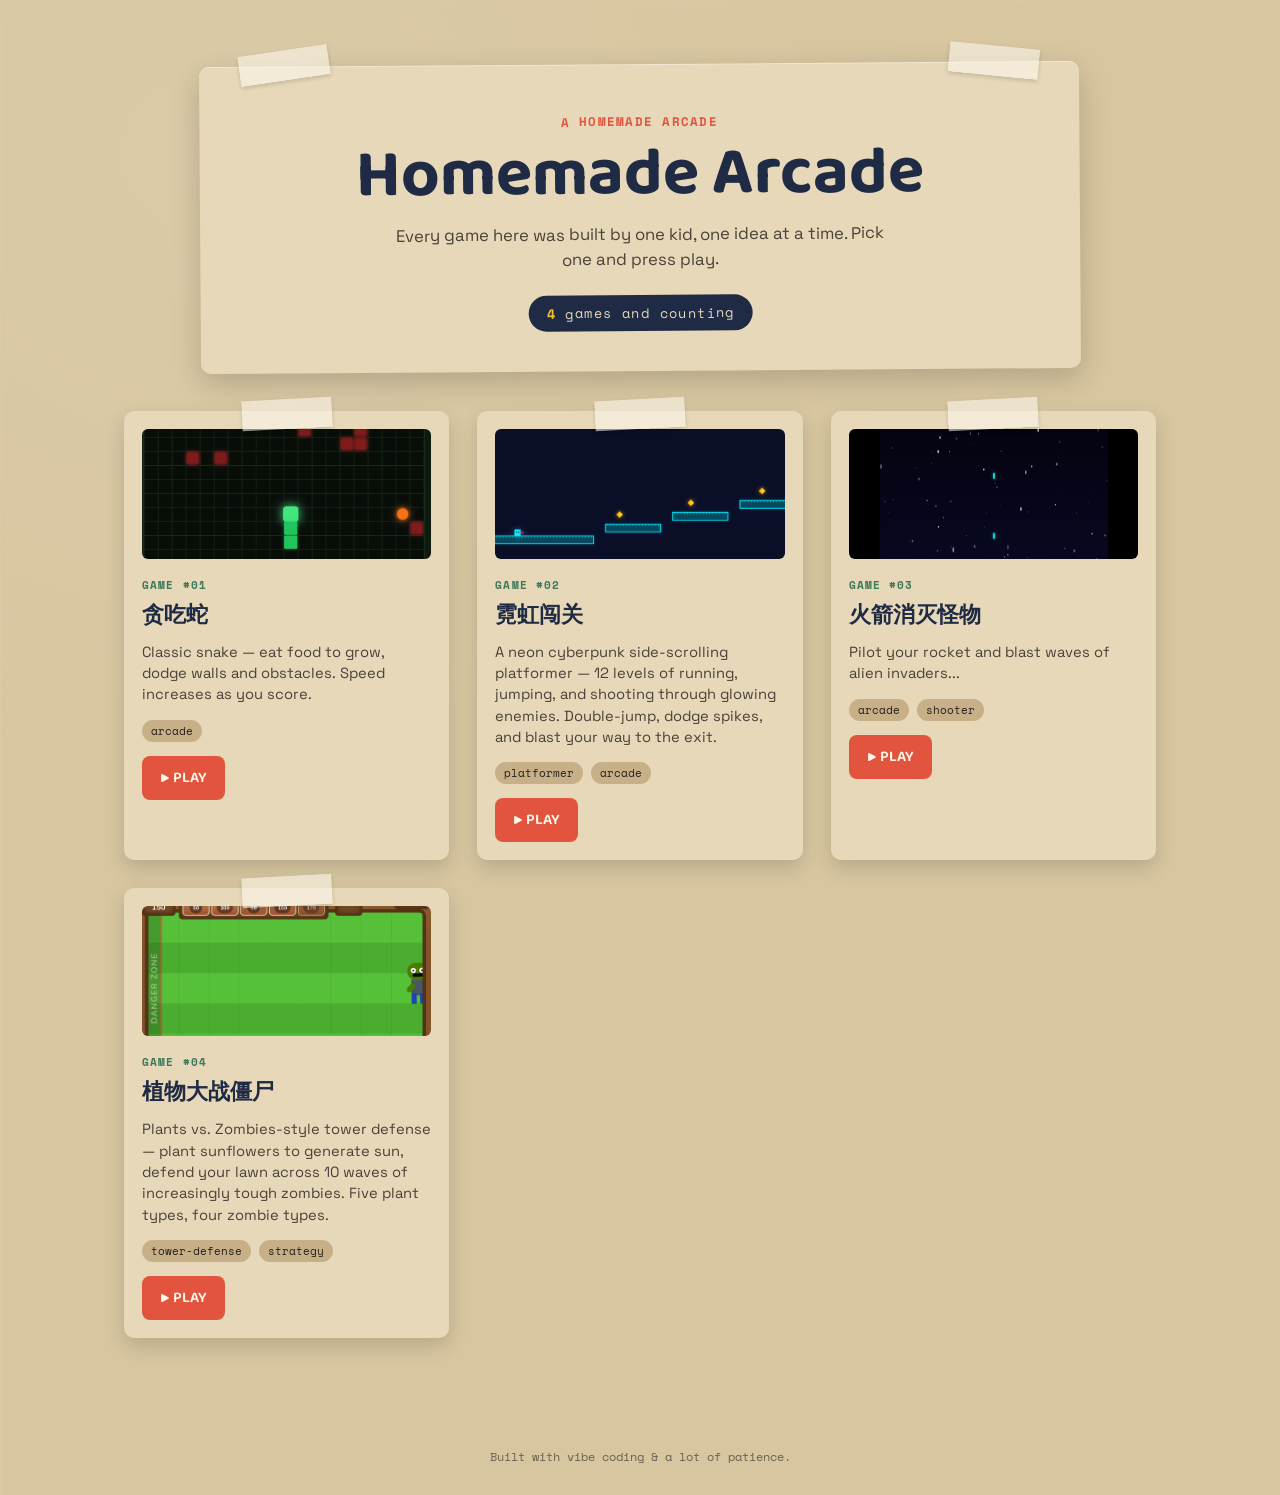
<file: index.html>
<!doctype html>
<html lang="en">
<head>
<meta charset="UTF-8" />
<meta name="viewport" content="width=device-width, initial-scale=1.0" />
<title>Homemade Arcade</title>
<link rel="stylesheet" href="style.css" />
</head>
<body>

<header class="hero">
  <div class="tape tape-hero-l"></div>
  <div class="tape tape-hero-r"></div>
  <p class="eyebrow">A HOMEMADE ARCADE</p>
  <h1 id="site-name">Homemade Arcade</h1>
  <p class="tagline" id="site-tagline">Every game here was built by one kid, one idea at a time. Pick one and press play.</p>
  <div class="stat-strip"><strong id="game-count">0</strong>&nbsp;games and counting</div>
</header>

<main>
  <div class="grid" id="grid"></div>
</main>

<footer>Built with vibe coding &amp; a lot of patience.</footer>

<script src="app.js"></script>
</body>
</html>
</file>
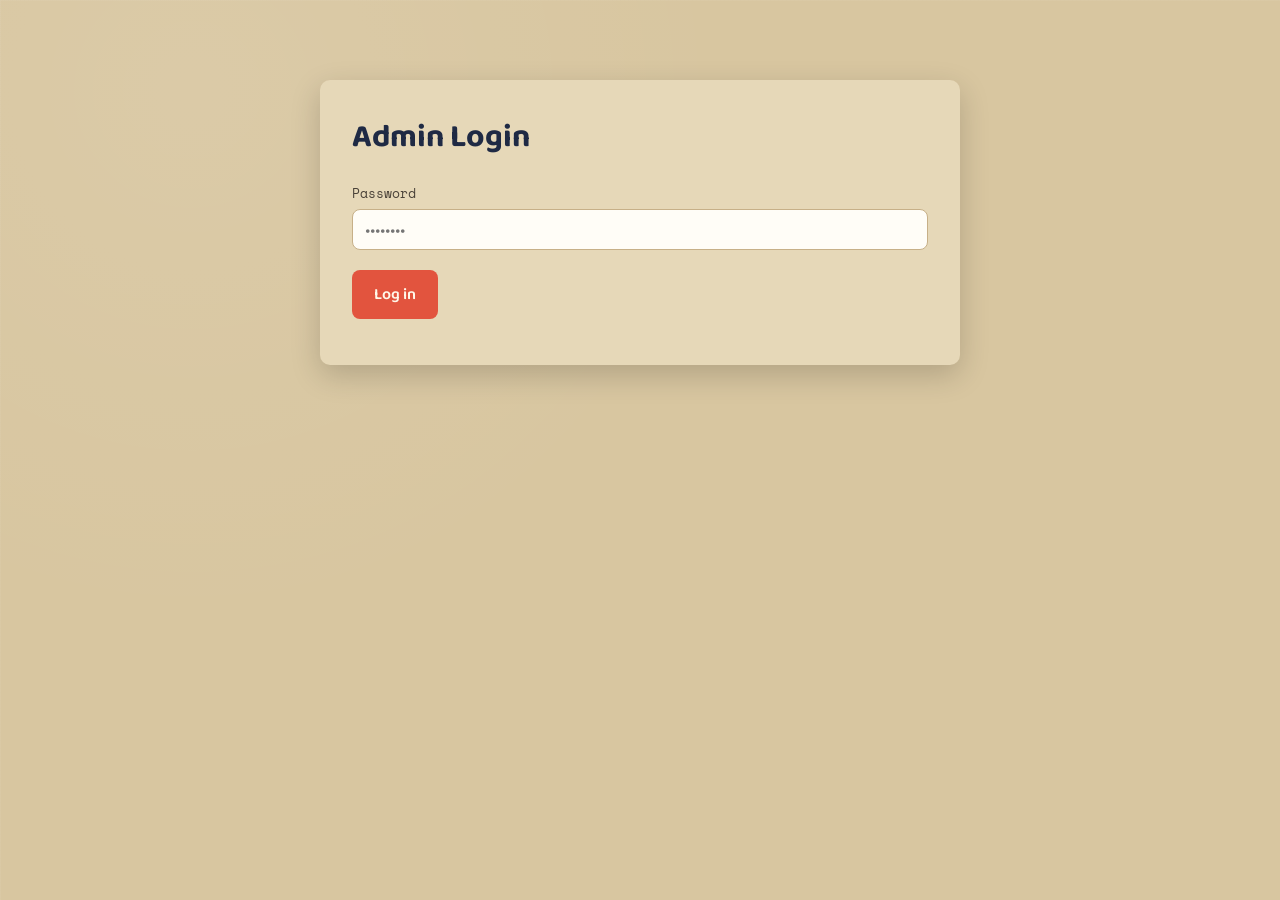
<file: admin/index.html>
<!doctype html>
<html lang="en">
<head>
<meta charset="UTF-8" />
<meta name="viewport" content="width=device-width, initial-scale=1.0" />
<title>Admin — Homemade Arcade</title>
<link rel="stylesheet" href="../style.css" />
<style>
  body { padding: 20px; }
  .panel {
    max-width: 640px;
    margin: 60px auto;
    background: var(--paper-light);
    border-radius: var(--radius);
    padding: 32px;
    box-shadow: 0 10px 30px rgba(0,0,0,0.18);
  }
  .panel h1 { font-family:'Baloo 2',sans-serif; color:var(--navy); margin-top:0; }
  label { display:block; font-family:'Space Mono',monospace; font-size:0.8rem; margin:14px 0 6px; color:#4a4238; }
  input[type=text], input[type=password], textarea {
    width:100%; padding:10px 12px; border-radius:8px; border:1px solid var(--paper-dark);
    font-family:'Space Grotesk',sans-serif; font-size:0.95rem; background:#fffdf7;
  }
  textarea { min-height: 70px; resize: vertical; }
  input[type=file] { font-family:'Space Grotesk',sans-serif; margin-top:4px; }
  button.primary {
    margin-top:20px; background:var(--coral); color:#fff8ea; border:none; padding:12px 22px;
    border-radius:8px; font-family:'Baloo 2',sans-serif; font-weight:600; font-size:1rem; cursor:pointer;
  }
  button.primary:hover { background:#c93f2b; }
  button.primary:disabled { opacity:0.5; cursor:not-allowed; }
  .msg { margin-top:14px; font-family:'Space Mono',monospace; font-size:0.85rem; }
  .msg.error { color:var(--coral); }
  .msg.ok { color:var(--green); }
  .game-row {
    display:flex; align-items:center; justify-content:space-between; gap:10px;
    padding:10px 0; border-bottom:1px solid var(--paper-dark);
  }
  .game-row:last-child { border-bottom:none; }
  .game-row img { width:56px; height:40px; object-fit:cover; border-radius:4px; }
  .game-row .info { display:flex; align-items:center; gap:10px; flex:1; }
  .game-row .title { font-family:'Baloo 2',sans-serif; color:var(--navy); }
  .del-btn {
    background:none; border:1px solid var(--coral); color:var(--coral); padding:6px 12px;
    border-radius:6px; font-family:'Space Mono',monospace; font-size:0.75rem; cursor:pointer;
  }
  .del-btn:hover { background:var(--coral); color:#fff; }
  .logout { float:right; font-family:'Space Mono',monospace; font-size:0.8rem; background:none; border:none; color:#4a4238; cursor:pointer; text-decoration:underline; }
  .hint { font-size:0.78rem; color:#6b6152; margin-top:4px; }
</style>
</head>
<body>

<div class="panel" id="login-panel">
  <h1>Admin Login</h1>
  <label for="password">Password</label>
  <input type="password" id="password" placeholder="••••••••" />
  <button class="primary" id="login-btn">Log in</button>
  <div class="msg error" id="login-msg"></div>
</div>

<div class="panel" id="dash-panel" style="display:none;">
  <button class="logout" id="logout-btn">Log out</button>
  <h1>Add a Game</h1>

  <label for="title">Title</label>
  <input type="text" id="title" placeholder="Space Quest" />

  <label for="description">Description</label>
  <textarea id="description" placeholder="A short one-line description"></textarea>

  <label for="tags">Tags (comma separated)</label>
  <input type="text" id="tags" placeholder="arcade, platformer" />

  <label for="game-file">Game file (single .html file)</label>
  <input type="file" id="game-file" accept=".html" />
  <div class="hint">The game should be one self-contained HTML file (inline CSS/JS).</div>

  <label for="screenshot-file">Screenshot (optional)</label>
  <input type="file" id="screenshot-file" accept="image/*" />

  <button class="primary" id="upload-btn">Upload Game</button>
  <div class="msg" id="upload-msg"></div>

  <h1 style="margin-top:40px;">Current Games</h1>
  <div id="game-list"></div>
</div>

<script>
const API = '/netlify/functions';
let token = localStorage.getItem('arcade_admin_token') || null;

const loginPanel = document.getElementById('login-panel');
const dashPanel = document.getElementById('dash-panel');

function showDash() {
  loginPanel.style.display = 'none';
  dashPanel.style.display = 'block';
  loadGames();
}

if (token) showDash();

document.getElementById('login-btn').onclick = async () => {
  const password = document.getElementById('password').value;
  const msg = document.getElementById('login-msg');
  msg.textContent = '';
  try {
    const res = await fetch(`${API}/login`, {
      method: 'POST',
      headers: { 'Content-Type': 'application/json' },
      body: JSON.stringify({ password }),
    });
    const data = await res.json();
    if (!res.ok) { msg.textContent = data.error || 'Login failed'; return; }
    token = data.token;
    localStorage.setItem('arcade_admin_token', token);
    showDash();
  } catch (e) {
    msg.textContent = 'Network error: ' + e.message;
  }
};

document.getElementById('logout-btn').onclick = () => {
  localStorage.removeItem('arcade_admin_token');
  token = null;
  dashPanel.style.display = 'none';
  loginPanel.style.display = 'block';
};

function fileToBase64(file) {
  return new Promise((resolve, reject) => {
    const reader = new FileReader();
    reader.onload = () => resolve(reader.result.split(',')[1]);
    reader.onerror = reject;
    reader.readAsDataURL(file);
  });
}

function slugify(str) {
  return str.toLowerCase().trim().replace(/[^a-z0-9]+/g, '-').replace(/(^-|-$)/g, '');
}

document.getElementById('upload-btn').onclick = async () => {
  const msg = document.getElementById('upload-msg');
  msg.className = 'msg';
  msg.textContent = '';

  const title = document.getElementById('title').value.trim();
  const description = document.getElementById('description').value.trim();
  const tags = document.getElementById('tags').value.trim();
  const gameFile = document.getElementById('game-file').files[0];
  const screenshotFile = document.getElementById('screenshot-file').files[0];

  if (!title || !gameFile) {
    msg.className = 'msg error';
    msg.textContent = 'Title and a game HTML file are required.';
    return;
  }

  const btn = document.getElementById('upload-btn');
  btn.disabled = true;
  msg.textContent = 'Uploading…';

  try {
    const id = slugify(title);
    const gameHtmlBase64 = await fileToBase64(gameFile);
    let screenshotBase64 = null;
    let screenshotExt = null;
    if (screenshotFile) {
      screenshotBase64 = await fileToBase64(screenshotFile);
      screenshotExt = screenshotFile.name.split('.').pop();
    }

    const res = await fetch(`${API}/upload-game`, {
      method: 'POST',
      headers: { 'Content-Type': 'application/json', 'Authorization': `Bearer ${token}` },
      body: JSON.stringify({ id, title, description, tags, gameHtmlBase64, screenshotBase64, screenshotExt }),
    });
    const data = await res.json();
    if (!res.ok) throw new Error(data.error || 'Upload failed');

    msg.className = 'msg ok';
    msg.textContent = `"${title}" uploaded! It'll be live in about a minute.`;
    document.getElementById('title').value = '';
    document.getElementById('description').value = '';
    document.getElementById('tags').value = '';
    document.getElementById('game-file').value = '';
    document.getElementById('screenshot-file').value = '';
    loadGames();
  } catch (e) {
    msg.className = 'msg error';
    msg.textContent = e.message;
  } finally {
    btn.disabled = false;
  }
};

async function loadGames() {
  const list = document.getElementById('game-list');
  list.textContent = 'Loading…';
  try {
    const res = await fetch(`${API}/list-games`, { headers: { 'Authorization': `Bearer ${token}` } });
    const data = await res.json();
    if (!res.ok) throw new Error(data.error || 'Could not load games');

    if (!data.games || data.games.length === 0) {
      list.innerHTML = '<p class="hint">No games yet.</p>';
      return;
    }

    list.innerHTML = data.games.map(g => `
      <div class="game-row" data-id="${g.id}">
        <div class="info">
          ${g.thumbnail ? `<img src="../${g.thumbnail}" alt="">` : ''}
          <span class="title">${g.title}</span>
        </div>
        <button class="del-btn" data-id="${g.id}">Delete</button>
      </div>
    `).join('');

    list.querySelectorAll('.del-btn').forEach(btn => {
      btn.onclick = () => deleteGame(btn.dataset.id, btn);
    });
  } catch (e) {
    list.innerHTML = `<p class="msg error">${e.message}</p>`;
  }
}

async function deleteGame(id, btn) {
  if (!confirm(`Delete "${id}"? This can't be undone.`)) return;
  btn.disabled = true;
  btn.textContent = 'Deleting…';
  try {
    const res = await fetch(`${API}/delete-game`, {
      method: 'POST',
      headers: { 'Content-Type': 'application/json', 'Authorization': `Bearer ${token}` },
      body: JSON.stringify({ id }),
    });
    const data = await res.json();
    if (!res.ok) throw new Error(data.error || 'Delete failed');
    loadGames();
  } catch (e) {
    alert(e.message);
    btn.disabled = false;
    btn.textContent = 'Delete';
  }
}
</script>
</body>
</html>
</file>
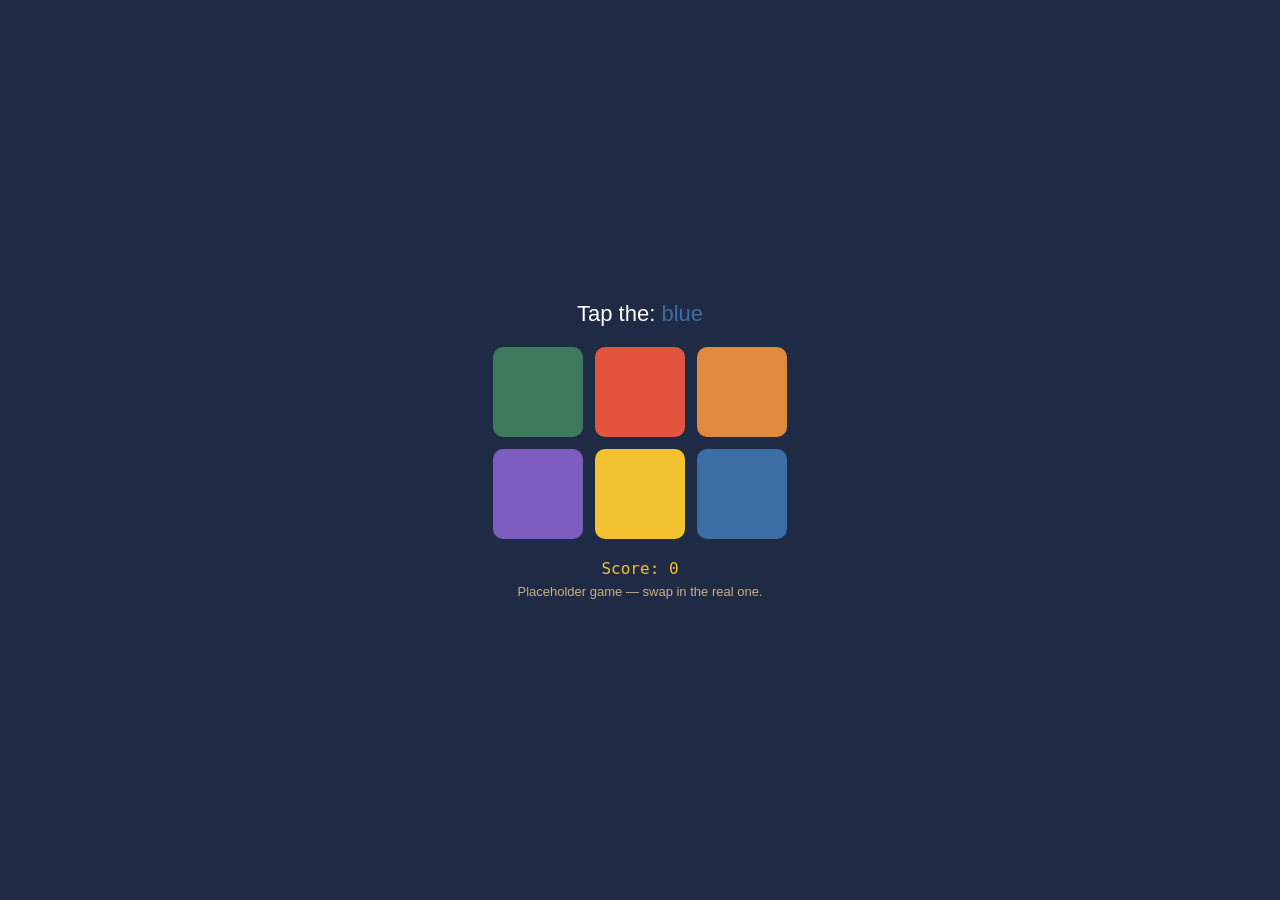
<file: games/demo-match/index.html>
<!doctype html>
<html>
<head>
<meta charset="UTF-8">
<title>Color Match</title>
<style>
  html,body { margin:0; height:100%; background:#1f2a44; color:#fff; font-family:sans-serif;
    display:flex; flex-direction:column; align-items:center; justify-content:center; }
  #target { font-size:22px; margin-bottom:20px; }
  #grid { display:grid; grid-template-columns:repeat(3,90px); gap:12px; }
  .tile { width:90px; height:90px; border-radius:10px; cursor:pointer; border:none; }
  #status { margin-top:20px; font-family:monospace; font-size:16px; color:#f2c230; }
  #note { font-size:13px; color:#c7b088; margin-top:6px; }
</style>
</head>
<body>
<div id="target">Tap the: <span id="color-name">red</span></div>
<div id="grid"></div>
<div id="status">Score: 0</div>
<div id="note">Placeholder game — swap in the real one.</div>
<script>
const colors = ['red', 'blue', 'green', 'yellow', 'purple', 'orange'];
const hex = { red:'#e2543e', blue:'#3b6ea5', green:'#3d7a5c', yellow:'#f2c230', purple:'#7c5cbf', orange:'#e08a3e' };
let target = colors[0];
let score = 0;

function shuffle(arr) {
  return arr.slice().sort(() => Math.random() - 0.5);
}

function render() {
  target = colors[Math.floor(Math.random() * colors.length)];
  document.getElementById('color-name').textContent = target;
  document.getElementById('color-name').style.color = hex[target];

  const grid = document.getElementById('grid');
  grid.innerHTML = '';
  shuffle(colors).forEach(c => {
    const btn = document.createElement('button');
    btn.className = 'tile';
    btn.style.background = hex[c];
    btn.onclick = () => {
      if (c === target) {
        score++;
        document.getElementById('status').textContent = 'Score: ' + score;
        render();
      } else {
        document.getElementById('status').textContent = 'Miss! Score: ' + score;
      }
    };
    grid.appendChild(btn);
  });
}
render();
</script>
</body>
</html>
</file>
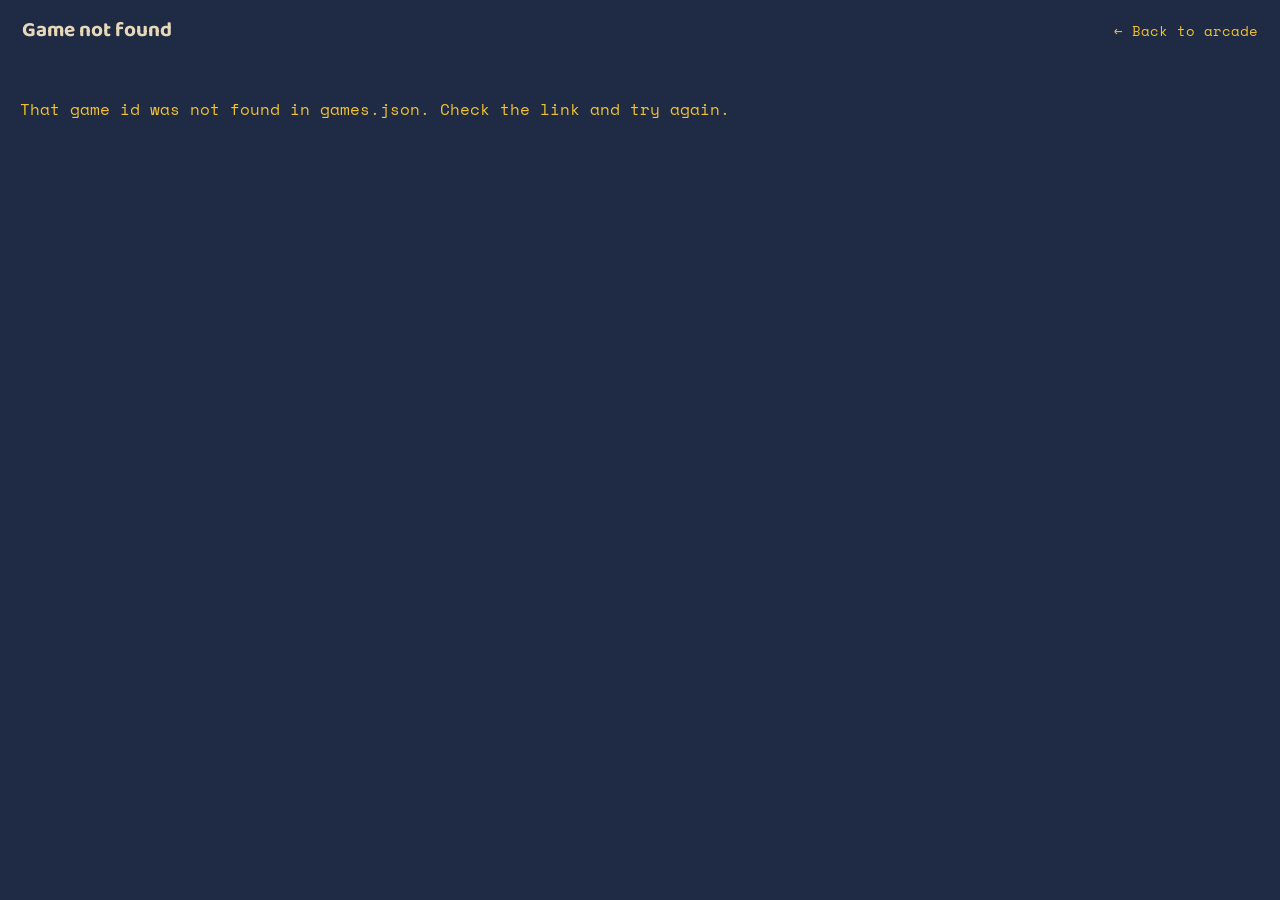
<file: play.html>
<!doctype html>
<html lang="en">
<head>
<meta charset="UTF-8" />
<meta name="viewport" content="width=device-width, initial-scale=1.0" />
<title>Playing… — Homemade Arcade</title>
<link rel="stylesheet" href="style.css" />
</head>
<body style="background:var(--navy);">

<div class="play-header">
  <h1 id="game-title">Loading…</h1>
  <a class="back-link" href="index.html">&larr; Back to arcade</a>
</div>

<div class="play-frame-wrap">
  <iframe id="game-frame" class="game-frame" title="Game"></iframe>
</div>

<script>
async function init() {
  const params = new URLSearchParams(window.location.search);
  const id = params.get('id');
  const res = await fetch('games.json');
  const data = await res.json();
  const game = data.games.find(g => g.id === id);

  if (!game) {
    document.getElementById('game-title').textContent = 'Game not found';
    document.querySelector('.play-frame-wrap').innerHTML =
      '<p style="color:#f2c230;font-family:\'Space Mono\',monospace;">' +
      'That game id was not found in games.json. Check the link and try again.</p>';
    return;
  }

  document.title = game.title + ' — Homemade Arcade';
  document.getElementById('game-title').textContent = game.title;
  document.getElementById('game-frame').src = game.folder;
}
init();
</script>
</body>
</html>
</file>
<file: style.css>
@import url('https://fonts.googleapis.com/css2?family=Baloo+2:wght@500;600;700;800&family=Space+Grotesk:wght@400;500;600&family=Space+Mono:wght@400;700&display=swap');

:root {
  --paper: #d8c6a0;
  --paper-dark: #c7b088;
  --paper-light: #e6d8b8;
  --ink: #241f1c;
  --navy: #1f2a44;
  --navy-light: #2c3a5c;
  --yellow: #f2c230;
  --coral: #e2543e;
  --green: #3d7a5c;
  --tape: rgba(255, 252, 240, 0.55);
  --radius: 10px;
}

* { box-sizing: border-box; }

html { scroll-behavior: smooth; }

body {
  margin: 0;
  background:
    radial-gradient(circle at 15% 10%, rgba(255,255,255,0.08), transparent 40%),
    var(--paper);
  background-image:
    linear-gradient(rgba(255,255,255,0.05) 1px, transparent 1px),
    linear-gradient(90deg, rgba(255,255,255,0.05) 1px, transparent 1px),
    radial-gradient(circle at 15% 10%, rgba(255,255,255,0.08), transparent 40%);
  background-size: 100% 100%, 100% 100%, 100% 100%;
  color: var(--ink);
  font-family: 'Space Grotesk', sans-serif;
  min-height: 100vh;
}

.tape {
  position: absolute;
  width: 90px;
  height: 30px;
  background: var(--tape);
  box-shadow: 0 2px 4px rgba(0,0,0,0.15);
  z-index: 3;
}

/* ---------- Hero ---------- */

.hero {
  position: relative;
  max-width: 880px;
  margin: 64px auto 40px;
  padding: 48px 40px 40px;
  text-align: center;
  background: var(--paper-light);
  border-radius: var(--radius);
  box-shadow: 0 10px 30px rgba(0,0,0,0.18), 0 1px 0 rgba(255,255,255,0.4) inset;
  transform: rotate(-0.4deg);
}

.hero .tape-hero-l {
  top: -16px;
  left: 40px;
  transform: rotate(-8deg);
}

.hero .tape-hero-r {
  top: -16px;
  right: 40px;
  transform: rotate(6deg);
}

.eyebrow {
  font-family: 'Space Mono', monospace;
  font-size: 0.78rem;
  letter-spacing: 0.18em;
  color: var(--coral);
  margin: 0 0 10px;
  font-weight: 700;
}

.hero h1 {
  font-family: 'Baloo 2', sans-serif;
  font-size: clamp(2.6rem, 6vw, 4.2rem);
  color: var(--navy);
  margin: 0 0 14px;
  line-height: 1;
}

.tagline {
  font-size: 1.05rem;
  max-width: 520px;
  margin: 0 auto;
  color: #4a4238;
  line-height: 1.5;
}

.stat-strip {
  display: inline-block;
  margin-top: 22px;
  padding: 8px 18px;
  background: var(--navy);
  color: var(--paper-light);
  border-radius: 999px;
  font-family: 'Space Mono', monospace;
  font-size: 0.85rem;
  letter-spacing: 0.03em;
}

.stat-strip strong { color: var(--yellow); }

/* ---------- Grid ---------- */

main {
  max-width: 1080px;
  margin: 0 auto;
  padding: 0 24px 80px;
}

.grid {
  display: grid;
  grid-template-columns: repeat(auto-fill, minmax(260px, 1fr));
  gap: 28px;
}

.cart {
  position: relative;
  background: var(--paper-light);
  border-radius: var(--radius);
  padding: 18px;
  box-shadow: 0 8px 20px rgba(0,0,0,0.15);
  transition: transform 0.2s ease, box-shadow 0.2s ease;
  opacity: 0;
  transform: translateY(16px);
  animation: rise 0.5s ease forwards;
}

@keyframes rise {
  to { opacity: 1; transform: translateY(0); }
}

.cart:nth-child(3n+1) { transform: rotate(-0.6deg); }
.cart:nth-child(3n+2) { transform: rotate(0.5deg); }
.cart:nth-child(3n+3) { transform: rotate(-0.3deg); }

.cart:hover {
  transform: translateY(-6px) rotate(0deg);
  box-shadow: 0 16px 30px rgba(0,0,0,0.22);
}

.cart .tape {
  top: -12px;
  left: 50%;
  margin-left: -45px;
  transform: rotate(-3deg);
}

.cart-thumb {
  height: 130px;
  border-radius: 6px;
  background: linear-gradient(135deg, var(--navy), var(--navy-light));
  display: flex;
  align-items: center;
  justify-content: center;
  font-family: 'Baloo 2', sans-serif;
  color: var(--yellow);
  font-size: 2rem;
  overflow: hidden;
  margin-bottom: 14px;
}

.cart-thumb img { width: 100%; height: 100%; object-fit: cover; }

.cart-eyebrow {
  font-family: 'Space Mono', monospace;
  font-size: 0.7rem;
  color: var(--green);
  letter-spacing: 0.1em;
  font-weight: 700;
}

.cart-title {
  font-family: 'Baloo 2', sans-serif;
  font-size: 1.4rem;
  margin: 4px 0 8px;
  color: var(--navy);
}

.cart-desc {
  font-size: 0.92rem;
  color: #4a4238;
  line-height: 1.45;
  margin: 0 0 14px;
  min-height: 40px;
}

.cart-meta {
  display: flex;
  gap: 8px;
  flex-wrap: wrap;
  margin-bottom: 14px;
}

.tag {
  font-family: 'Space Mono', monospace;
  font-size: 0.68rem;
  background: var(--paper-dark);
  color: var(--ink);
  padding: 3px 9px;
  border-radius: 999px;
}

.play-btn {
  display: inline-flex;
  align-items: center;
  gap: 6px;
  text-decoration: none;
  background: var(--coral);
  color: #fff8ea;
  font-family: 'Baloo 2', sans-serif;
  font-weight: 600;
  padding: 10px 18px;
  border-radius: 8px;
  font-size: 0.95rem;
  transition: background 0.15s ease, transform 0.15s ease;
}

.play-btn:hover { background: #c93f2b; transform: translateX(2px); }
.play-btn:focus-visible, a:focus-visible, button:focus-visible {
  outline: 3px solid var(--yellow);
  outline-offset: 2px;
}

.empty {
  text-align: center;
  padding: 60px 20px;
  color: #6b6152;
  font-family: 'Space Mono', monospace;
}

footer {
  text-align: center;
  padding: 30px;
  font-family: 'Space Mono', monospace;
  font-size: 0.75rem;
  color: #6b6152;
}

@media (prefers-reduced-motion: reduce) {
  .cart, .hero { animation: none !important; transition: none !important; }
}

/* ---------- Play page ---------- */

.play-header {
  display: flex;
  align-items: center;
  justify-content: space-between;
  padding: 14px 22px;
  background: var(--navy);
  color: var(--paper-light);
}

.play-header h1 {
  font-family: 'Baloo 2', sans-serif;
  font-size: 1.3rem;
  margin: 0;
}

.back-link {
  color: var(--yellow);
  text-decoration: none;
  font-family: 'Space Mono', monospace;
  font-size: 0.85rem;
}

.back-link:hover { text-decoration: underline; }

.play-frame-wrap {
  padding: 20px;
}

iframe.game-frame {
  width: 100%;
  height: calc(100vh - 120px);
  border: none;
  border-radius: var(--radius);
  background: #000;
  box-shadow: 0 12px 30px rgba(0,0,0,0.3);
}
</file>
